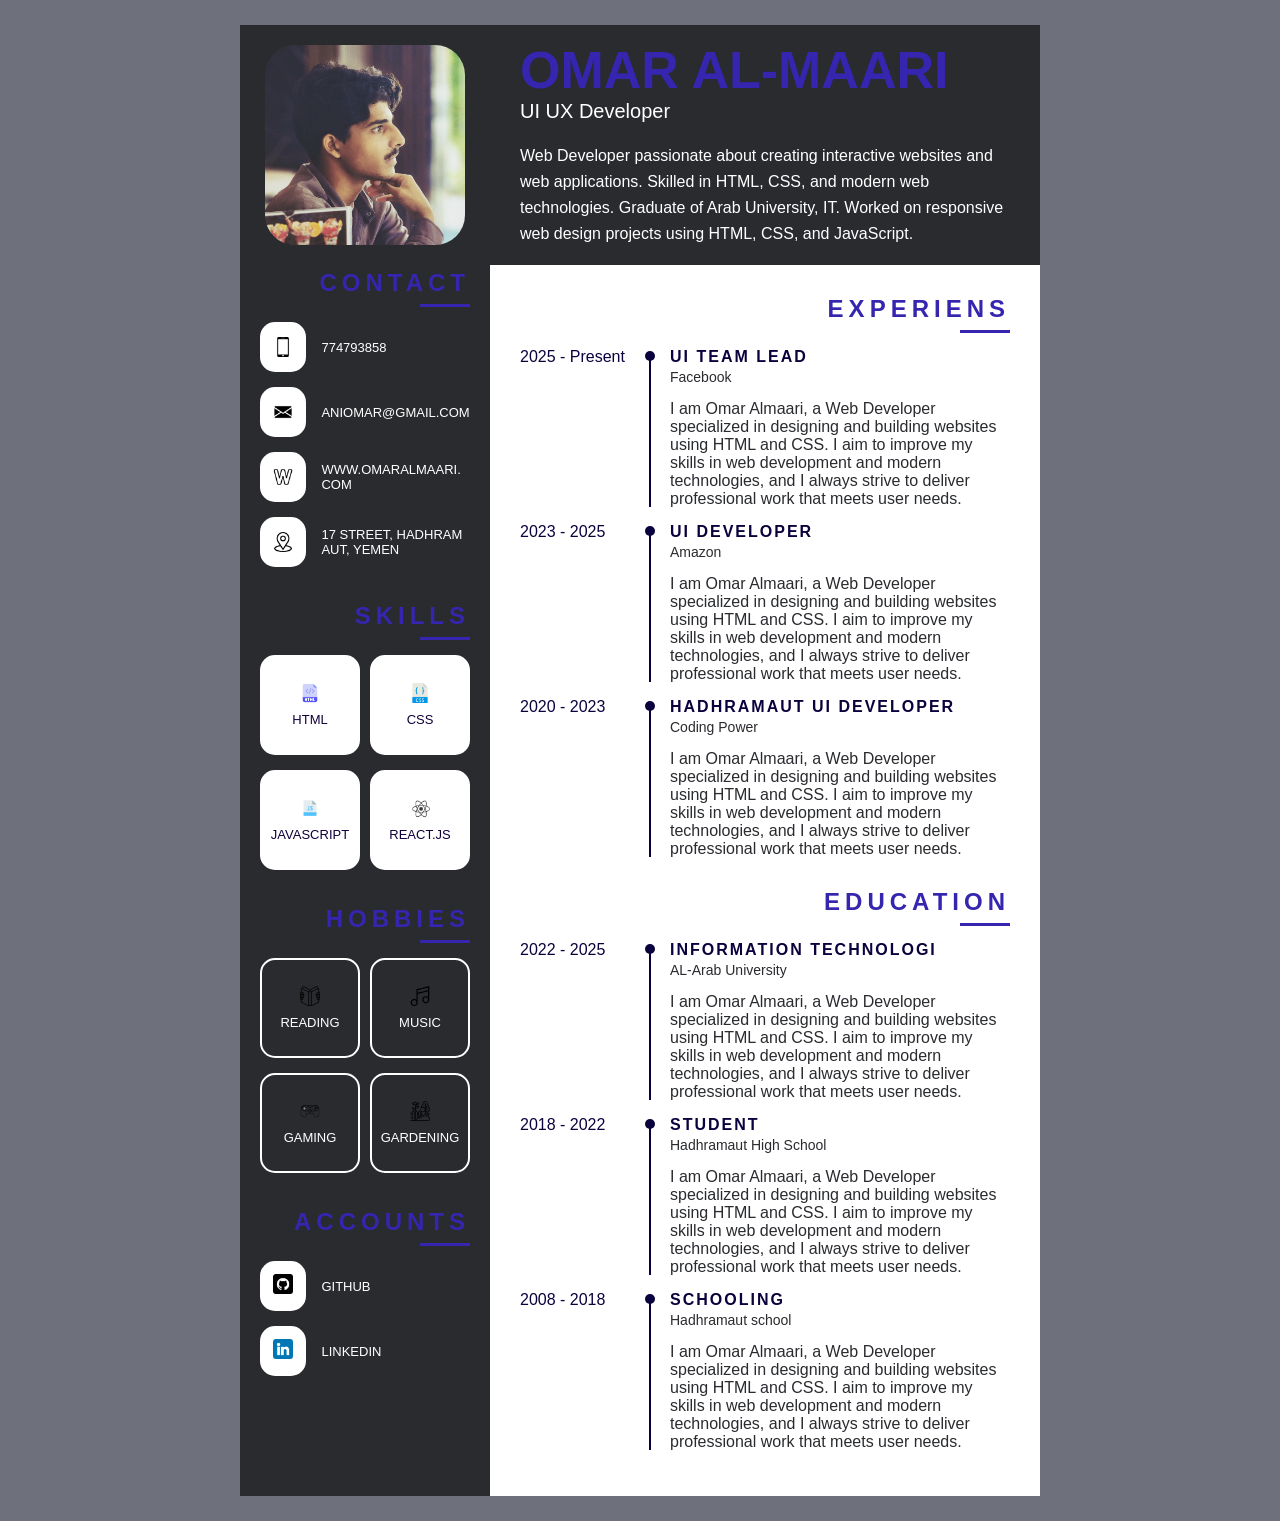
<file: index.html>
<!DOCTYPE html>
<html >
<head>
  <meta charset="UTF-8">
  <title>Resume CV Design</title>
  <link rel="stylesheet" href="CV.css">

</head>
<body>
  <div class="wrapper">
    <div class="resume">

      <!-- القسم الأيسر -->
      <div class="left">
        <div class="img_holder">
          <img src="om.webp" alt="picture">
        </div>

        <div class="contact_wrap pb">
          <div class="title">Contact</div>
          <div class="contact">
            <ul>
              <li>
                <div class="li_wrap">
                  <div class="icon">
                    <img src="smartphone-call.png" width="20" height="20" >
                  </div>
                  <div class="text">774793858</div>
                </div>
              </li>
              <li>
                <div class="li_wrap">
                  <div class="icon">
                    <img src="envelope.png" width="20" height="20">
                  </div>
                  <div class="text">aniomar@gmail.com</div>
                </div>
              </li>
              <li>
                <div class="li_wrap">
                  <div class="icon">
                    <img src="letter-w.png" width="20" height="20">
                  </div>
                  <div class="text">www.omaralmaari.com</div>
                </div>
              </li>
              <li>
                <div class="li_wrap">
                  <div class="icon">
                    <img src="location.png" width="20" height="20">
                  </div>
                  <div class="text">17 street, Hadhramaut, Yemen</div>
                </div>
              </li>
            </ul>
          </div>
        </div>
        <div class="skills_wrap pb">
          <div class="title">
            skills
          </div>
          <div class="skills">
            <ul>
              <li>
                <div class="li_wrap">
                  <div class="icon">
                    <img src="html.png" width="20" height="20" >
                  </div>
                  <div class="text">HTML</div>
                </div>
              </li>
              <li>
                <div class="li_wrap">
                  <div class="icon">
                    <img src="css.png" width="20" height="20">
                  </div>
                  <div class="text">CSS</div>
                </div>
              </li>
              <li>
                <div class="li_wrap">
                  <div class="icon">
                    <img src="javascript.png" width="20" height="20">
                  </div>
                  <div class="text">Javascript</div>
                </div>
              </li>
              <li>
                <div class="li_wrap">
                  <div class="icon">
                    <img src="library.png" width="20" height="20">
                  </div>
                  <div class="text">React.js</div>
                </div>
              </li>
            </ul>
          </div>
        </div>
        <div class="hobbies_wrap pb">
          <div class="title">
            hobbies
          </div>
          <div class="hobbies">
            <ul>
              <li>
                <div class="li_wrap">
                  <div class="icon">
                    <img src="open-book.png" width="20" height="20" >
                  </div>
                  <div class="text">Reading</div>
                </div>
              </li>
              <li>
                <div class="li_wrap">
                  <div class="icon">
                    <img src="musical-note.png" width="20" height="20">
                  </div>
                  <div class="text">Music</div>
                </div>
              </li>
              <li>
                <div class="li_wrap">
                  <div class="icon">
                    <img src="classic.png" width="20" height="20">
                  </div>
                  <div class="text">Gaming</div>
                </div>
              </li>
              <li>
                <div class="li_wrap">
                  <div class="icon">
                    <img src="park.png" width="20" height="20">
                  </div>
                  <div class="text">Gardening</div>
                </div>
              </li>
             </ul>
          </div>
        </div>
        <!-- قسم الحسابات تحت الهوايات مباشرة -->
<div class="accounts_wrap pb">
  <div class="title">
    Accounts
  </div>
  <div class="accounts">
    <ul>
      <li>
        <div class="li_wrap">
          <div class="icon">
        <a href="https://github.com/omarAlmaari">  <img src="github.png" alt="GitHub" > </a>
          </div>
          <div class="text">github</div>
        </div>
      </li>
      <li>
        <div class="li_wrap">
          <div class="icon">
          <a href="https://www.linkedin.com/in/omar-almaari-212775333?utm_source=share_via&utm_content=profile&utm_medium=member_android"> <img src="linkedin.png" alt="LinkedIn"></a>
          </div>
          <div class="text">linkedin</div>
        </div>
      </li>
    </ul>
  </div>
</div>
 </div>
 

  

      <!-- القسم الأيمن -->
      <div class="right">
      <div class="header">
        <div class="name_role">
          <div class="name">
            Omar AL-Maari
          </div>
          <div class="role">
            UI UX Developer
          </div>
        </div>
        <div class="about">
          Web Developer passionate about creating interactive websites and web applications.
          Skilled in HTML, CSS, and modern web technologies. Graduate of Arab University, IT.
          Worked on responsive web design projects using HTML, CSS, and JavaScript.
        </div>
      </div>
      <div class="right_inner">
          <div class="exp">
            <div class="title">
              Experiens
            </div>
            <div class="exp_wrap">
              <ul>
                <li>
                  <div class="li_wrap">
                    <div class="date"> 2025 - Present</div>
                    <div class="info">
                      <p class="info_title"> UI Team Lead
                        
                      </p>
                      <p class="info_com"> Facebook</p>
                      <p class="info_cont">
                        I am Omar Almaari, a Web Developer specialized in designing
                         and building websites using HTML and CSS.  
                        I aim to improve my skills in web development and modern technologies,
                         and I always strive to deliver professional work that meets user needs.
                      </p>
                    </div>
                  </div>
                </li>
                <li>
                  <div class="li_wrap">
                    <div class="date"> 2023 - 2025</div>
                    <div class="info">
                      <p class="info_title"> UI Developer
                        
                      </p>
                      <p class="info_com"> Amazon</p>
                      <p class="info_cont">
                        I am Omar Almaari, a Web Developer specialized in designing
                         and building websites using HTML and CSS.  
                        I aim to improve my skills in web development and modern technologies,
                         and I always strive to deliver professional work that meets user needs.
                      </p>
                    </div>
                  </div>
                </li>
                <li>
                  <div class="li_wrap">
                    <div class="date"> 2020 - 2023</div>
                    <div class="info">
                      <p class="info_title"> Hadhramaut UI Developer
                        
                      </p>
                      <p class="info_com"> Coding Power</p>
                      <p class="info_cont">
                        I am Omar Almaari, a Web Developer specialized in designing
                         and building websites using HTML and CSS.  
                        I aim to improve my skills in web development and modern technologies,
                         and I always strive to deliver professional work that meets user needs.
                      </p>
                    </div>
                  </div>
                </li>
              </ul>
            </div>
          </div>
          <div class="education">
            <div class="title">
              Education
            </div>
            <div class="education_wrap">
              <ul>
                <li>
                  <div class="li_wrap">
                    <div class="date"> 2022 - 2025</div>
                    <div class="info">
                      <p class="info_title"> Information Technologi
                        
                      </p>
                      <p class="info_com"> AL-Arab University</p>
                      <p class="info_cont">
                        I am Omar Almaari, a Web Developer specialized in designing
                         and building websites using HTML and CSS.  
                        I aim to improve my skills in web development and modern technologies,
                         and I always strive to deliver professional work that meets user needs.
                      </p>
                    </div>
                  </div>
                </li>
                <li>
                  <div class="li_wrap">
                    <div class="date"> 2018 - 2022</div>
                    <div class="info">
                      <p class="info_title"> Student
                        
                      </p>
                      <p class="info_com"> Hadhramaut High School</p>
                      <p class="info_cont">
                        I am Omar Almaari, a Web Developer specialized in designing
                         and building websites using HTML and CSS.  
                        I aim to improve my skills in web development and modern technologies,
                         and I always strive to deliver professional work that meets user needs.
                      </p>
                    </div>
                  </div>
                </li>
                <li>
                  <div class="li_wrap">
                    <div class="date"> 2008 - 2018</div>
                    <div class="info">
                      <p class="info_title"> schooling
                        
                      </p>
                      <p class="info_com"> Hadhramaut school</p>
                      <p class="info_cont">
                        I am Omar Almaari, a Web Developer specialized in designing
                         and building websites using HTML and CSS.  
                        I aim to improve my skills in web development and modern technologies,
                         and I always strive to deliver professional work that meets user needs.
                      </p>
                    </div>
                  </div>
                </li>
              </ul>
            </div>
          </div>
      </div>
      </div>

    </div>
  </div>
</body>
</html>
</file>
<file: CV.css>
* {
    margin: 0;
    padding: 0;
    box-sizing: border-box;
    list-style: none;
    font-family: 'Segoe UI', Tahoma, Geneva, Verdana, sans-serif;

  }
  
  body {
    background-color:#6e707b;
  }
  
 .resume{
  width: 800px;
  background: #fff;
  margin: 25px auto;
  display: flex;
 }
 .left{
  background: #292b2f;
  width: 250px;
  padding: 0 20px;
 }
.right{
  width: calc(100% - 250px);
}
.left .img_holder{
  text-align: center;
  padding: 20px 0;
}
.left .img_holder img{
  width: 200px;
  border-radius: 30px;
}
.pb{
  padding-bottom: 20px;
}
.title{
  font-size: 24px;
  font-weight: 700;
  text-transform: uppercase;
  letter-spacing: 5px;
  padding-bottom: 10px;
  color: #3525af;
  position: relative;
  text-align: right;
  margin-bottom: 15px;
}
.title:before{
  content: "";
  position: absolute;
  top: 35px;
  right: 0;
  width: 50px;
  height: 3px;
  background: #3525af;
}
.left .text{
  color:#12013b;
  text-transform: uppercase;
  font-size: 13px;
}
.contact .li_wrap{
  display: flex;
  align-items: center;
  width: 100%;
  margin-bottom: 15px;
}
.contact .li_wrap .icon{
  width: 50px;
  height: 50px;
  background: #fff;
  border-radius: 15px;
  display: flex;
  align-items: center;
  justify-content: center;
  margin-right: 15px;
}
.contact .li_wrap .text{
  width: calc(100% - 50px);
  word-break: break-all;
  color: #fff;

}
.skills ul,
.hobbies ul{
  display: flex;
  flex-wrap: wrap;
  justify-content: space-between;
}
.skills .li_wrap,
.hobbies .li_wrap{
  width: 100px;
  height: 100px;
  margin-bottom: 15px;
  border-radius: 15px;
  display: flex;
  flex-direction: column;
  align-items: center;
  justify-content: center;
}
.skills .li_wrap{
  background: #fff;
}
.skills .li_wrap .text,
.hobbies .li_wrap .text{
  margin-top: 5px;
}
.hobbies .li_wrap{
  border: 2px solid #fff;
}
.hobbies .li_wrap .icon,
.hobbies .li_wrap .text{
  color: #fff;
}
.hobbies .li_wrap:hover{
  background: #fff;
}
.hobbies .li_wrap:hover .icon,
.hobbies .li_wrap:hover .text{
  color:#9153c9;
}
.header{
  background: #292b2f;
  padding: 15px 30px;
  color: #fff;
  height: 240px;
}
.header .name{
  font-size: 52px;
  text-transform: uppercase;
  font-weight: 700;
  color: #3525af;
}
.header .role{
  font-weight: 300;
  font-size: 20px;
}
.header .about{
  margin-top: 20px;
  line-height: 26px;
}
.right_inner{
  padding: 30px;
  color: #292b2f;
}
.right_inner .education{
  margin-top: 30px;
}
.right_inner .li_wrap{
  display: flex;
  margin-bottom: 15px;
}
.right_inner .li_wrap .date{
  width: 125px;
  color: #0a023d;
}
.right_inner .li_wrap .info{
  width: calc(100% - 125px);
  padding-left: 25px;
  position: relative;
}
.right_inner .li_wrap .info_title{
  text-transform: uppercase;
  font-weight: 700;
  letter-spacing: 2px;
  color: #0a023d;
}
.right_inner .li_wrap .info_com{
  font-weight: 300;
  font-size: 14px;
  margin-top: 3px;
}
.right_inner .li_wrap .info_cont{
  margin-top: 15px;
}
.right_inner .li_wrap .info:before{
  content: "";
  position: absolute;
  top:3px;
  left: 0;
  width: 10px;
  height: 10px;
  background: #0a023d;
  border-radius: 50%;
}
.right_inner .li_wrap .info:after{
  content: "";
  position: absolute;
  top:10px;
  left: 4px;
  width: 2px;
  height: 93%;
  background: #0a023d;
}


/* قسم الحسابات   */
.accounts_wrap .title {
  font-size: 24px;
  font-weight: 700;
  text-transform: uppercase;
  letter-spacing: 5px;
  padding-bottom: 10px;
  color: #3525af;        
  position: relative;
  text-align: right;
  margin-bottom: 15px;
}
.accounts_wrap .title:before {
  content: "";
  position: absolute;
  top: 35px;
  right: 0;
  width: 50px;
  height: 3px;
  background: #3525af;   
}

.accounts ul {
  display: flex;
  flex-direction: column;  /* القائمة عمودية */
}
.accounts .li_wrap {
  display: flex;
  align-items: center;
  margin-bottom: 15px;   /* نفس المسافة بين العناصر */
}
.accounts .li_wrap .icon {
  width: 50px;
  height: 50px;
  background: #fff;       /* خلفية الأيقونات */
  border-radius: 15px;
  display: flex;
  align-items: center;
  justify-content: center;
  margin-right: 15px;     /* مسافة بين الأيقونة والنص */
}
.accounts .li_wrap .icon img {
  width: 20px;
  height: 20px;           /* نفس حجم الأيقونات في بقية الأقسام */
}
.accounts .li_wrap .text {
  color: #fff;            /* لون النص أبيض مثل باقي النصوص في اليسار */
  word-break: break-all;
  width: calc(100% - 50px);
}

/* تأثير Hover */
.accounts .li_wrap:hover .icon {
  background: #fff;       /* الخلفية تبقى أبيض عند المرور */
}
.accounts .li_wrap:hover .text {
  color: #3525af;         /* النص يتغير للون الأرجواني مثل العناوين */
}
.accounts .li_wrap:hover .icon img {
  /* نفس تأثير Hover للأيقونات */
  filter: brightness(0) saturate(100%) invert(28%) sepia(90%) saturate(2524%) hue-rotate(228deg) brightness(95%) contrast(89%);
}
</file>
